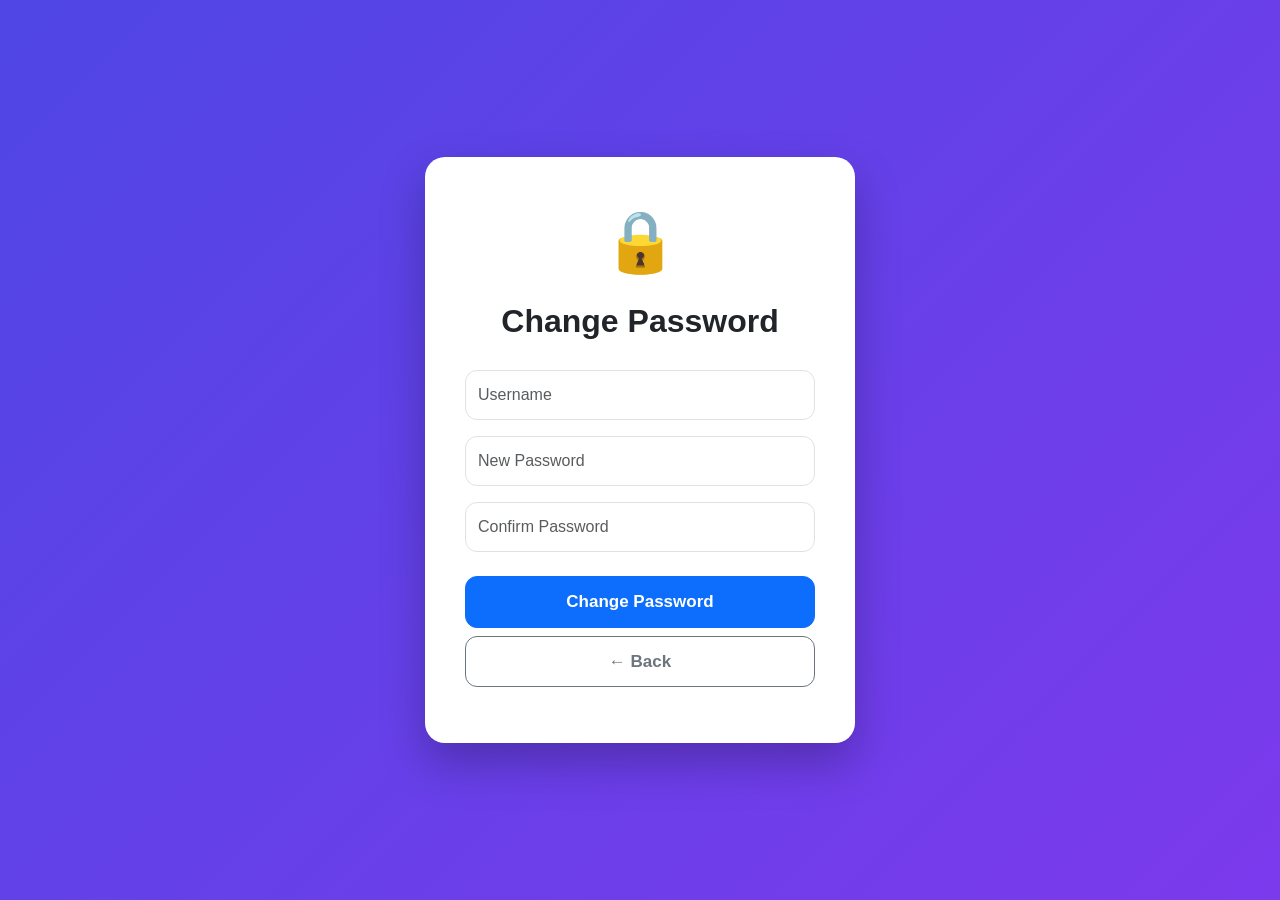
<file: forgot.html>
<!DOCTYPE html>
<html>

<head>
    <title>Forgot Password</title>
    <link href="https://cdn.jsdelivr.net/npm/bootstrap@5.3.3/dist/css/bootstrap.min.css" rel="stylesheet">

    <link rel="stylesheet" href="style.css">
</head>

<body>

<div class="forgot-container">

    <div class="forgot-card">

        <div class="lock-icon">🔒</div>

        <h2>Change Password</h2>

        <input class="form-control" id="username" placeholder="Username">

        <input class="form-control mt-3" type="password"
        id="newPassword" placeholder="New Password">

        <input class="form-control mt-3" type="password"
        id="confirmPassword" placeholder="Confirm Password">

        <button id="changeBtn"
        class="btn btn-primary w-100 mt-4">

            Change Password

        </button>

        <button
        onclick="history.back()"
        class="btn btn-outline-secondary w-100 mt-2">

            ← Back

        </button>

        <p id="message" class="mt-3"></p>

    </div>

</div>

</body>

</html>
</file>
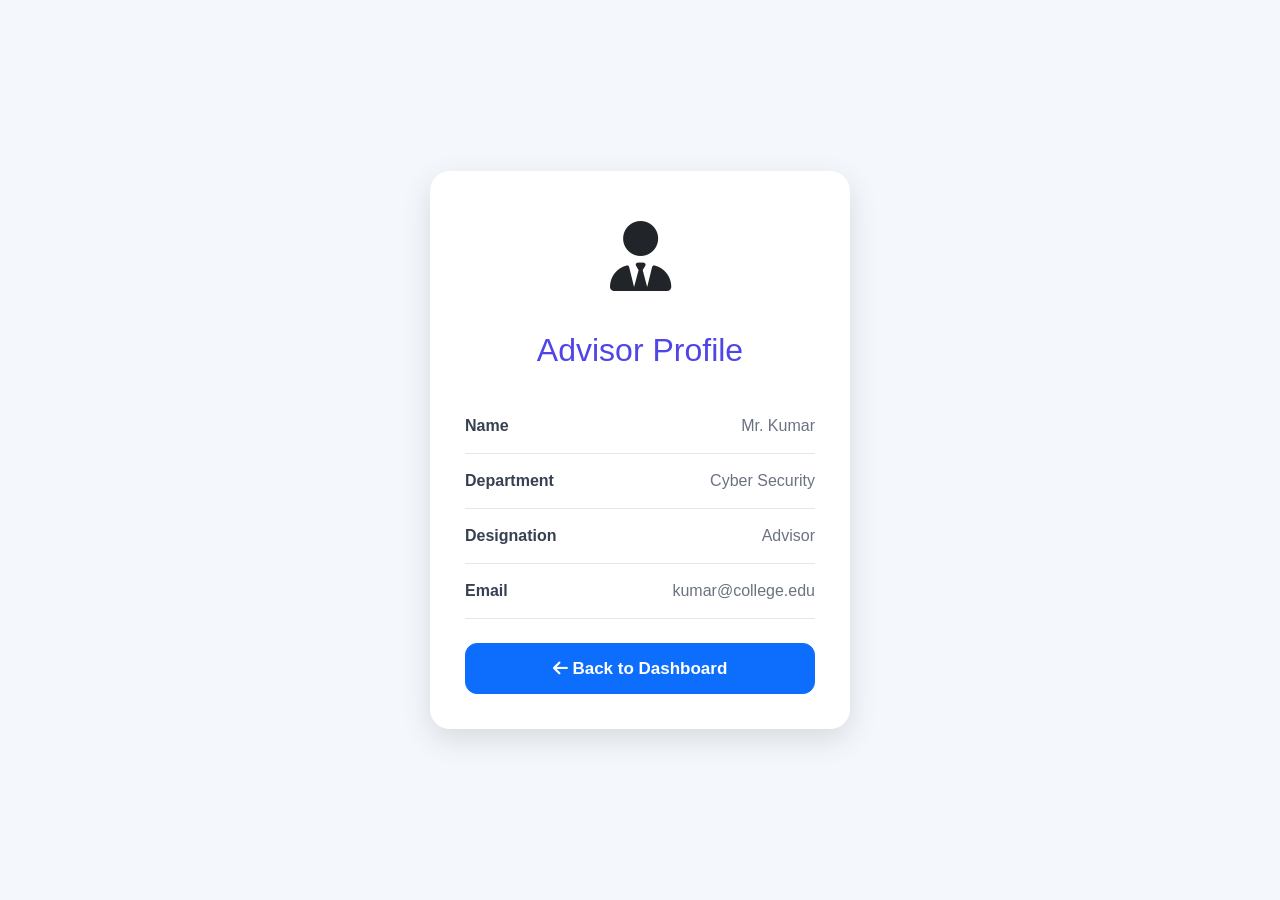
<file: profile.html>
<!DOCTYPE html>
<html lang="en">

<head>

<meta charset="UTF-8">

<meta name="viewport" content="width=device-width, initial-scale=1.0">

<title>Advisor Profile</title>

<link href="https://cdn.jsdelivr.net/npm/bootstrap@5.3.3/dist/css/bootstrap.min.css" rel="stylesheet">

<link rel="stylesheet"
href="https://cdnjs.cloudflare.com/ajax/libs/font-awesome/6.6.0/css/all.min.css">

<link rel="stylesheet" href="style.css">

</head>

<body>

<div class="profile-container">

    <div class="profile-card">

        <div class="profile-icon">
            <i class="fa-solid fa-user-tie"></i>
        </div>

        <h2>Advisor Profile</h2>

        <div class="profile-item">
            <strong>Name</strong>
            <span>Mr. Kumar</span>
        </div>

        <div class="profile-item">
            <strong>Department</strong>
            <span>Cyber Security</span>
        </div>

        <div class="profile-item">
            <strong>Designation</strong>
            <span>Advisor</span>
        </div>

        <div class="profile-item">
            <strong>Email</strong>
            <span>kumar@college.edu</span>
        </div>

        <button class="btn btn-primary w-100 mt-4"
        onclick="window.location.href='dashboard.html'">

            <i class="fa-solid fa-arrow-left"></i>
            Back to Dashboard

        </button>

    </div>

</div>

</body>

</html>
</file>
<file: style.css>
*{
    margin:0;
    padding:0;
    box-sizing:border-box;
    font-family:'Segoe UI',sans-serif;
}

body{
    background:#f4f7fc;
}

/* Sidebar */

.sidebar{
    width:250px;
    height:100vh;
    background:#111827;
    color:white;
    padding:25px 15px;
    position:fixed;
}

.logo{
    text-align:center;
    margin-bottom:35px;
    font-weight:bold;
}

.menu-btn{
    width:100%;
    border:none;
    background:transparent;
    color:#d1d5db;
    padding:14px;
    text-align:left;
    border-radius:10px;
    margin-bottom:8px;
    transition:.3s;
    cursor:pointer;
    font-size:16px;
}

.menu-btn i{
    width:25px;
}

.menu-btn:hover{
    background:#4f46e5;
    color:white;
}

.menu-btn.active{
    background:#4f46e5;
    color:white;
}

/* Main */

.content{
    margin-left:250px;
    padding:35px;
}

/* Cards */

.card{
    border:none;
    border-radius:18px;
    box-shadow:0 5px 20px rgba(0,0,0,.08);
}

/* Statistics */

.stat-card{
    text-align:center;
    padding:25px;
}

.stat-card h3{
    font-size:35px;
    font-weight:bold;
}

.stat-card p{
    margin-top:8px;
    color:#777;
    font-size:17px;
}

.success{
    background:#d1fae5;
}

.danger{
    background:#fee2e2;
}

/* Form */

.form-select,
.form-control{
    border-radius:12px;
    padding:12px;
}

/* Buttons */

.btn{
    border-radius:12px;
    padding:12px;
    font-size:17px;
    font-weight:600;
}

/* Responsive */

@media(max-width:768px){

.sidebar{
    width:100%;
    height:auto;
    position:relative;
}

.content{
    margin-left:0;
    padding:20px;
}

}
.timer-card{

    text-align:center;

    padding:25px;

    background:linear-gradient(135deg,#4f46e5,#7c3aed);

    color:white;

}

.timer-card h2{

    font-size:40px;

    margin-top:15px;

    font-weight:bold;

}

.active-card{

    text-align:center;

    padding:25px;

    background:#ffffff;

}

.active-card h3{

    margin-top:15px;

    font-weight:bold;

    color:#16a34a;

}
/* ================= LOGIN PAGE ================= */

.login-container{

    width:100%;
    height:100vh;

    display:flex;
    justify-content:center;
    align-items:center;

    background:linear-gradient(135deg,#0f172a,#1e293b);

}

.login-card{

    width:380px;

    background:rgba(255,255,255,.08);

    backdrop-filter:blur(15px);

    border-radius:20px;

    padding:40px;

    text-align:center;

    box-shadow:0 10px 40px rgba(0,0,0,.35);

}

.login-card .logo{

    font-size:60px;

    margin-bottom:15px;

}

.login-card h1{

    color:white;

    margin-bottom:8px;

}

.subtitle{

    color:#cbd5e1;

    margin-bottom:30px;

}

.login-card input{

    width:100%;

    padding:14px;

    margin-bottom:18px;

    border:none;

    outline:none;

    border-radius:12px;

    background:#f8fafc;

    font-size:16px;

}

.login-card button{

    width:100%;

    padding:14px;

    border:none;

    border-radius:12px;

    background:linear-gradient(90deg,#4f46e5,#2563eb);

    color:white;

    font-size:17px;

    font-weight:bold;

    cursor:pointer;

    transition:.3s;

}

.login-card button:hover{

    transform:translateY(-2px);

    box-shadow:0 8px 20px rgba(79,70,229,.4);

}

#message{

    color:white;

    margin-top:20px;

}
/* Advisor Profile */

.profile-container{

    min-height:100vh;
    display:flex;
    justify-content:center;
    align-items:center;
    background:#f4f7fc;

}

.profile-card{

    width:420px;
    background:white;
    border-radius:20px;
    padding:35px;
    box-shadow:0 10px 30px rgba(0,0,0,.12);

}

.profile-icon{

    font-size:70px;
    text-align:center;
    margin-bottom:20px;

}

.profile-card h2{

    text-align:center;
    margin-bottom:30px;
    color:#4f46e5;

}

.profile-item{

    display:flex;
    justify-content:space-between;
    padding:15px 0;
    border-bottom:1px solid #e5e7eb;

}

.profile-item strong{

    color:#374151;

}

.profile-item span{

    color:#6b7280;

}
.forgot-container{
    height:100vh;
    display:flex;
    justify-content:center;
    align-items:center;
    background:linear-gradient(135deg,#4f46e5,#7c3aed);
}

.forgot-card{
    width:430px;
    background:white;
    padding:40px;
    border-radius:20px;
    box-shadow:0 20px 45px rgba(0,0,0,.25);
    text-align:center;
}

.lock-icon{
    font-size:60px;
    margin-bottom:15px;
}

.forgot-card h2{
    margin-bottom:30px;
    font-weight:700;
}

.forgot-card input{
    border-radius:12px;
    padding:12px;
}

.forgot-card button{
    border-radius:12px;
    padding:12px;
}
</file>
